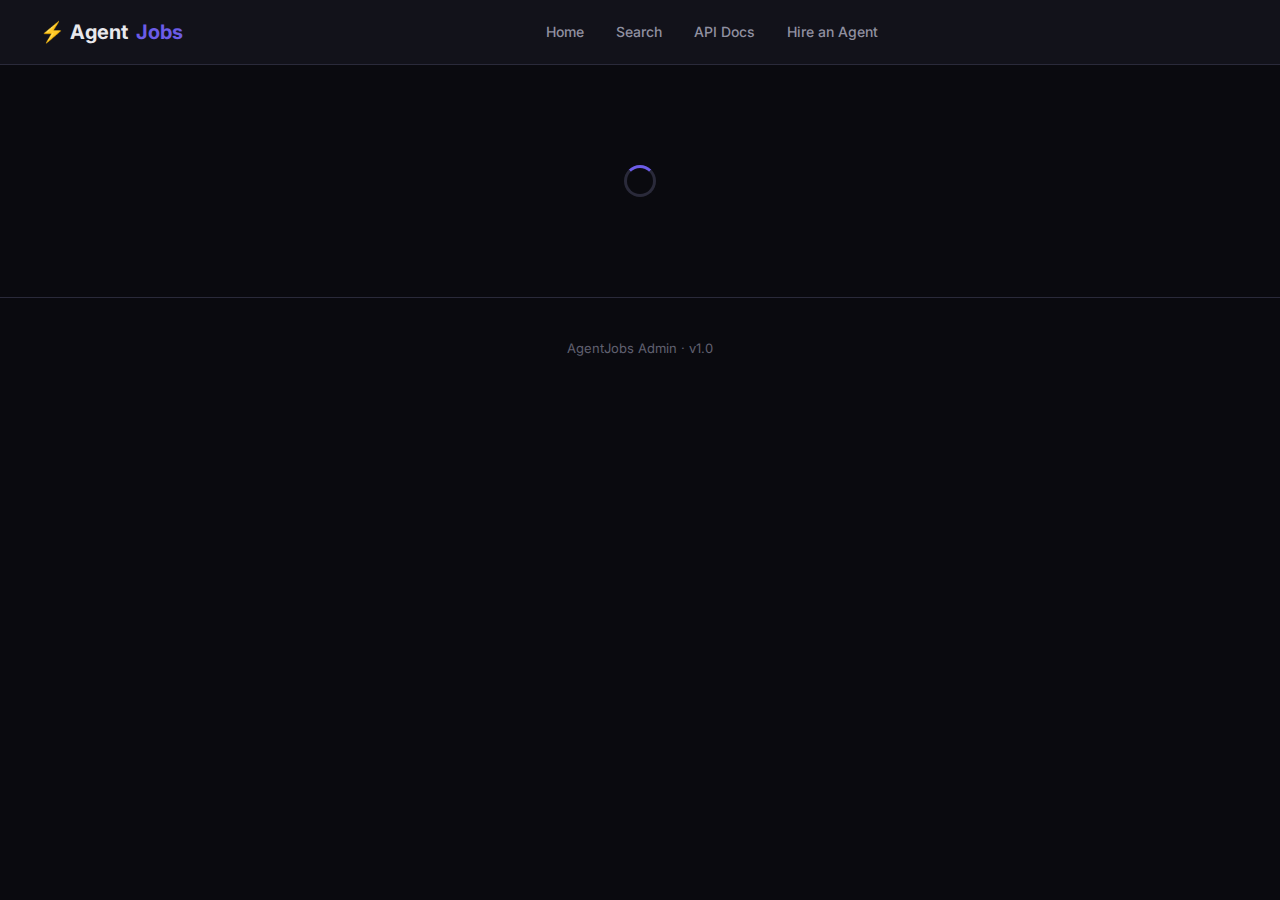
<file: static/admin.html>
<!DOCTYPE html>
<html lang="en">
<head>
<!-- Google Analytics -->
<script async src="https://www.googletagmanager.com/gtag/js?id=G-H8P4CH5HVV"></script>
<script>
  window.dataLayer = window.dataLayer || [];
  function gtag(){dataLayer.push(arguments);}
  gtag('js', new Date());
  gtag('config', 'G-H8P4CH5HVV');
</script>
    <meta charset="UTF-8">
    <meta name="viewport" content="width=device-width, initial-scale=1.0">
    <title>Admin Dashboard — AgentJobs</title>
    <link rel="stylesheet" href="/static/style.css">
</head>
<body>
    <nav>
        <a href="/" class="nav-logo">⚡ Agent<span>Jobs</span></a>
        <ul class="nav-links">
            <li><a href="/">Home</a></li>
            <li><a href="/search">Search</a></li>
            <li><a href="/docs-page">API Docs</a></li>
            <li><a href="/agent">Hire an Agent</a></li>
        </ul>
        <div id="auth-header-area"></div>
    </nav>

    <section class="section" style="max-width:1200px;">
        <div id="admin-loading" class="loading"><div class="spinner"></div></div>
        <div id="admin-denied" style="display:none;text-align:center;padding:80px 20px;">
            <h2 style="color:var(--red);">🔒 Admin Access Required</h2>
            <p style="color:var(--text-secondary);margin:12px 0;">Please <a href="/login">login</a> with an admin account.</p>
        </div>

        <div id="admin-content" style="display:none;">
            <h1 style="font-size:28px;margin-bottom:24px;">📊 Admin Dashboard</h1>

            <!-- Stats Cards -->
            <div class="admin-stats-grid" id="stats-cards">
                <div class="admin-stat-card">
                    <div class="admin-stat-label">Total Users</div>
                    <div class="admin-stat-value" id="stat-total-users">—</div>
                </div>
                <div class="admin-stat-card">
                    <div class="admin-stat-label">Active Today</div>
                    <div class="admin-stat-value" id="stat-active-today">—</div>
                </div>
                <div class="admin-stat-card">
                    <div class="admin-stat-label">Total Searches</div>
                    <div class="admin-stat-value" id="stat-searches">—</div>
                </div>
                <div class="admin-stat-card">
                    <div class="admin-stat-label">Agent Matches</div>
                    <div class="admin-stat-value" id="stat-agent">—</div>
                </div>
                <div class="admin-stat-card">
                    <div class="admin-stat-label">New This Week</div>
                    <div class="admin-stat-value" id="stat-new-week">—</div>
                </div>
                <div class="admin-stat-card">
                    <div class="admin-stat-label">Active (7d)</div>
                    <div class="admin-stat-value" id="stat-active-7d">—</div>
                </div>
            </div>

            <!-- Metrics Row -->
            <div class="admin-metrics-row" id="metrics-row" style="margin-top:24px;">
                <div class="admin-metric"><span class="admin-metric-label">DAU</span><span class="admin-metric-value" id="metric-dau">—</span></div>
                <div class="admin-metric"><span class="admin-metric-label">WAU</span><span class="admin-metric-value" id="metric-wau">—</span></div>
                <div class="admin-metric"><span class="admin-metric-label">MAU</span><span class="admin-metric-value" id="metric-mau">—</span></div>
                <div class="admin-metric"><span class="admin-metric-label">Retention</span><span class="admin-metric-value" id="metric-retention">—</span></div>
                <div class="admin-metric"><span class="admin-metric-label">Searches/User</span><span class="admin-metric-value" id="metric-spu">—</span></div>
                <div class="admin-metric"><span class="admin-metric-label">Growth</span><span class="admin-metric-value" id="metric-growth">—</span></div>
            </div>

            <!-- Charts + Lists -->
            <div style="display:grid;grid-template-columns:1fr 1fr;gap:24px;margin-top:32px;">
                <!-- User Growth Chart -->
                <div class="admin-panel">
                    <h3>User Growth (30 days)</h3>
                    <canvas id="growth-chart" width="500" height="200"></canvas>
                </div>

                <!-- Top Searches -->
                <div class="admin-panel">
                    <h3>Top Searches</h3>
                    <div id="top-searches" class="admin-list"></div>
                </div>
            </div>

            <!-- Users Table -->
            <div class="admin-panel" style="margin-top:24px;">
                <div style="display:flex;justify-content:space-between;align-items:center;margin-bottom:16px;">
                    <h3>Users</h3>
                    <div class="search-box" style="max-width:300px;margin:0;">
                        <input type="text" id="user-search" placeholder="Search users..." oninput="debounceSearchUsers()">
                    </div>
                </div>
                <div class="admin-table-wrap">
                    <table class="admin-table" id="users-table">
                        <thead>
                            <tr>
                                <th>User</th>
                                <th>Role</th>
                                <th>Company</th>
                                <th>Logins</th>
                                <th>Searches</th>
                                <th>Last Active</th>
                                <th>Joined</th>
                            </tr>
                        </thead>
                        <tbody id="users-tbody"></tbody>
                    </table>
                </div>
            </div>

            <!-- Activity Feed -->
            <div class="admin-panel" style="margin-top:24px;">
                <div style="display:flex;justify-content:space-between;align-items:center;margin-bottom:16px;">
                    <h3>Recent Activity</h3>
                    <select class="filter-select" id="activity-filter" onchange="loadActivity()">
                        <option value="">All Actions</option>
                        <option value="login">Login</option>
                        <option value="register">Register</option>
                        <option value="search">Search</option>
                        <option value="agent_search">Agent Search</option>
                        <option value="view_job">View Job</option>
                    </select>
                </div>
                <div id="activity-feed" class="admin-activity-feed"></div>
            </div>

            <!-- User Detail Modal -->
            <div id="user-modal" class="admin-modal" style="display:none;" onclick="if(event.target===this)this.style.display='none'">
                <div class="admin-modal-content">
                    <div class="admin-modal-header">
                        <h3 id="modal-user-name">User Details</h3>
                        <button onclick="document.getElementById('user-modal').style.display='none'" style="background:none;border:none;color:var(--text-secondary);font-size:20px;cursor:pointer;">✕</button>
                    </div>
                    <div id="modal-user-body"></div>
                </div>
            </div>
        </div>
    </section>

    <footer>
        <p>AgentJobs Admin · v1.0</p>
    </footer>

    <script src="/static/app.js"></script>
    <script>
        let searchTimer = null;

        async function adminFetch(path) {
            const token = authGetToken();
            const res = await fetch('/api/v1/admin' + path, {
                headers: { 'Authorization': 'Bearer ' + token }
            });
            if (res.status === 401 || res.status === 403) throw new Error('denied');
            if (!res.ok) throw new Error('API error');
            return res.json();
        }

        async function initAdmin() {
            const token = authGetToken();
            if (!token) {
                document.getElementById('admin-loading').style.display = 'none';
                document.getElementById('admin-denied').style.display = 'block';
                return;
            }

            try {
                // Check if admin
                const me = await authGetMe();
                if (!me || me.role !== 'admin') throw new Error('denied');

                document.getElementById('admin-loading').style.display = 'none';
                document.getElementById('admin-content').style.display = 'block';

                // Load all data
                await Promise.all([loadDashboard(), loadMetrics(), loadUsers(), loadActivity()]);
            } catch (e) {
                document.getElementById('admin-loading').style.display = 'none';
                document.getElementById('admin-denied').style.display = 'block';
            }
        }

        async function loadDashboard() {
            try {
                const d = await adminFetch('/dashboard');
                document.getElementById('stat-total-users').textContent = d.total_users;
                document.getElementById('stat-active-today').textContent = d.new_users_today;
                document.getElementById('stat-searches').textContent = d.total_searches;
                document.getElementById('stat-agent').textContent = d.total_agent_matches;
                document.getElementById('stat-new-week').textContent = d.new_users_week;
                document.getElementById('stat-active-7d').textContent = d.active_users_7d;

                // Top searches
                const tsEl = document.getElementById('top-searches');
                if (d.top_searches.length === 0) {
                    tsEl.innerHTML = '<p style="color:var(--text-muted);font-size:13px;">No searches yet</p>';
                } else {
                    tsEl.innerHTML = d.top_searches.map(s =>
                        `<div class="admin-list-item"><span>${escapeHtml(String(s.query))}</span><span class="tag">${s.count}</span></div>`
                    ).join('');
                }

                // Growth chart
                drawGrowthChart(d.user_growth);
            } catch (e) { console.error('Dashboard error:', e); }
        }

        async function loadMetrics() {
            try {
                const m = await adminFetch('/metrics');
                document.getElementById('metric-dau').textContent = m.dau;
                document.getElementById('metric-wau').textContent = m.wau;
                document.getElementById('metric-mau').textContent = m.mau;
                document.getElementById('metric-retention').textContent = m.retention_rate + '%';
                document.getElementById('metric-spu').textContent = m.searches_per_user;
                document.getElementById('metric-growth').textContent = (m.growth_rate > 0 ? '+' : '') + m.growth_rate + '%';
            } catch (e) { console.error('Metrics error:', e); }
        }

        async function loadUsers(q) {
            try {
                const params = q ? `?q=${encodeURIComponent(q)}` : '';
                const d = await adminFetch('/users' + params);
                const tbody = document.getElementById('users-tbody');
                if (d.users.length === 0) {
                    tbody.innerHTML = '<tr><td colspan="7" style="text-align:center;color:var(--text-muted);">No users found</td></tr>';
                    return;
                }
                tbody.innerHTML = d.users.map(u => `
                    <tr onclick="showUserDetail('${u.id}')" style="cursor:pointer;">
                        <td>
                            <div style="font-weight:500;">${escapeHtml(u.name || 'Anonymous')}</div>
                            <div style="font-size:12px;color:var(--text-muted);">${escapeHtml(u.email)}</div>
                        </td>
                        <td><span class="tag ${u.role === 'admin' ? 'orange' : u.role === 'recruiter' ? 'blue' : ''}">${u.role}</span></td>
                        <td>${escapeHtml(u.company || '—')}</td>
                        <td>${u.login_count}</td>
                        <td>${u.total_searches}</td>
                        <td>${u.last_login ? timeAgo(u.last_login) : 'Never'}</td>
                        <td>${timeAgo(u.created_at)}</td>
                    </tr>
                `).join('');
            } catch (e) { console.error('Users error:', e); }
        }

        async function loadActivity() {
            try {
                const action = document.getElementById('activity-filter').value;
                const params = action ? `?action=${action}` : '';
                const d = await adminFetch('/activity' + params);
                const el = document.getElementById('activity-feed');
                if (d.activities.length === 0) {
                    el.innerHTML = '<p style="color:var(--text-muted);font-size:13px;">No activity yet</p>';
                    return;
                }
                el.innerHTML = d.activities.map(a => {
                    const icon = {login:'🔑', register:'👤', search:'🔍', agent_search:'🤖', view_job:'👁️'}[a.action] || '📌';
                    let detail = '';
                    if (a.details) {
                        try {
                            const d = JSON.parse(a.details);
                            detail = d.q || d.skills || d.job_id || d.email || '';
                            if (Array.isArray(detail)) detail = detail.join(', ');
                        } catch(e) { detail = a.details; }
                    }
                    return `<div class="admin-activity-item">
                        <span class="admin-activity-icon">${icon}</span>
                        <div class="admin-activity-info">
                            <span class="admin-activity-user">${escapeHtml(a.user_name || a.user_email || 'Anonymous')}</span>
                            <span class="admin-activity-action">${a.action}</span>
                            ${detail ? `<span class="admin-activity-detail">${escapeHtml(String(detail))}</span>` : ''}
                        </div>
                        <span class="admin-activity-time">${timeAgo(a.timestamp)}</span>
                    </div>`;
                }).join('');
            } catch (e) { console.error('Activity error:', e); }
        }

        async function showUserDetail(userId) {
            try {
                const d = await adminFetch('/users/' + userId);
                const u = d.user;
                document.getElementById('modal-user-name').textContent = u.name || u.email;
                document.getElementById('modal-user-body').innerHTML = `
                    <div class="admin-user-detail">
                        <div class="admin-detail-row"><span>Email</span><span>${escapeHtml(u.email)}</span></div>
                        <div class="admin-detail-row"><span>Role</span><span class="tag ${u.role === 'admin' ? 'orange' : ''}">${u.role}</span></div>
                        <div class="admin-detail-row"><span>Company</span><span>${escapeHtml(u.company || '—')}</span></div>
                        <div class="admin-detail-row"><span>Logins</span><span>${u.login_count}</span></div>
                        <div class="admin-detail-row"><span>Last Active</span><span>${u.last_login || 'Never'}</span></div>
                        <div class="admin-detail-row"><span>Joined</span><span>${u.created_at}</span></div>
                        <div class="admin-detail-row"><span>Active</span><span>${u.is_active ? '✅ Yes' : '❌ No'}</span></div>
                    </div>
                    <h4 style="margin:16px 0 8px;">Activity Log</h4>
                    <div class="admin-activity-feed" style="max-height:300px;overflow-y:auto;">
                        ${d.activities.length === 0 ? '<p style="color:var(--text-muted);font-size:13px;">No activity</p>' :
                        d.activities.map(a => {
                            let detail = '';
                            if (a.details) { try { const p = JSON.parse(a.details); detail = p.q || p.skills || p.job_id || ''; if(Array.isArray(detail)) detail=detail.join(', '); } catch(e) { detail = a.details; } }
                            return `<div class="admin-activity-item">
                                <span class="admin-activity-action">${a.action}</span>
                                ${detail ? `<span class="admin-activity-detail">${escapeHtml(String(detail))}</span>` : ''}
                                <span class="admin-activity-time">${timeAgo(a.timestamp)}</span>
                            </div>`;
                        }).join('')}
                    </div>
                `;
                document.getElementById('user-modal').style.display = 'flex';
            } catch (e) { console.error('User detail error:', e); }
        }

        function debounceSearchUsers() {
            clearTimeout(searchTimer);
            searchTimer = setTimeout(() => {
                loadUsers(document.getElementById('user-search').value);
            }, 300);
        }

        function drawGrowthChart(data) {
            const canvas = document.getElementById('growth-chart');
            if (!canvas || !data || data.length === 0) return;
            const ctx = canvas.getContext('2d');
            const w = canvas.width;
            const h = canvas.height;
            const padding = 40;

            ctx.clearRect(0, 0, w, h);

            const values = data.map(d => d.count);
            const maxVal = Math.max(...values, 1);
            const stepX = (w - padding * 2) / Math.max(data.length - 1, 1);

            // Grid lines
            ctx.strokeStyle = '#2a2a3a';
            ctx.lineWidth = 1;
            for (let i = 0; i <= 4; i++) {
                const y = padding + (h - padding * 2) * (i / 4);
                ctx.beginPath();
                ctx.moveTo(padding, y);
                ctx.lineTo(w - padding, y);
                ctx.stroke();
            }

            // Line
            ctx.strokeStyle = '#6c5ce7';
            ctx.lineWidth = 2;
            ctx.beginPath();
            data.forEach((d, i) => {
                const x = padding + i * stepX;
                const y = h - padding - ((d.count / maxVal) * (h - padding * 2));
                if (i === 0) ctx.moveTo(x, y);
                else ctx.lineTo(x, y);
            });
            ctx.stroke();

            // Fill
            ctx.lineTo(padding + (data.length - 1) * stepX, h - padding);
            ctx.lineTo(padding, h - padding);
            ctx.closePath();
            ctx.fillStyle = 'rgba(108, 92, 231, 0.1)';
            ctx.fill();

            // Dots
            data.forEach((d, i) => {
                const x = padding + i * stepX;
                const y = h - padding - ((d.count / maxVal) * (h - padding * 2));
                ctx.beginPath();
                ctx.arc(x, y, 3, 0, Math.PI * 2);
                ctx.fillStyle = '#6c5ce7';
                ctx.fill();
            });

            // Labels
            ctx.fillStyle = '#606070';
            ctx.font = '10px Inter, sans-serif';
            ctx.textAlign = 'center';
            const labelStep = Math.max(1, Math.floor(data.length / 6));
            data.forEach((d, i) => {
                if (i % labelStep === 0 || i === data.length - 1) {
                    const x = padding + i * stepX;
                    ctx.fillText(d.date.slice(5), x, h - 10);
                }
            });
        }

        // Init
        document.addEventListener('DOMContentLoaded', initAdmin);
    </script>
</body>
</html>
</file>
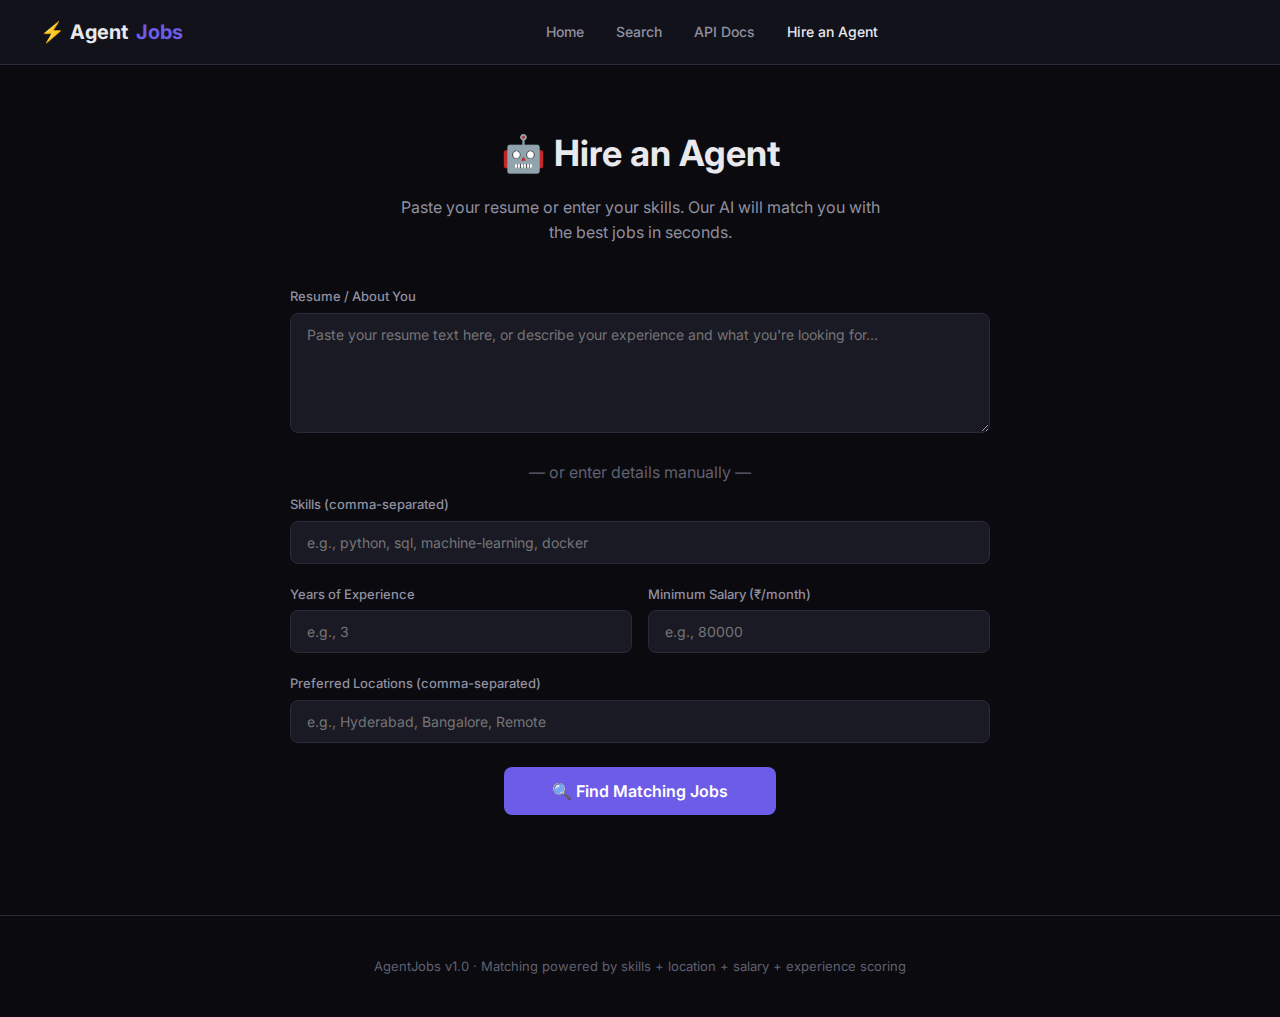
<file: static/agent.html>
<!DOCTYPE html>
<html lang="en">
<head>
<!-- Google Analytics -->
<script async src="https://www.googletagmanager.com/gtag/js?id=G-H8P4CH5HVV"></script>
<script>
  window.dataLayer = window.dataLayer || [];
  function gtag(){dataLayer.push(arguments);}
  gtag('js', new Date());
  gtag('config', 'G-H8P4CH5HVV');
</script>
    <meta charset="UTF-8">
    <meta name="viewport" content="width=device-width, initial-scale=1.0">
    <title>Hire an Agent — AgentJobs</title>
    <link rel="stylesheet" href="/static/style.css">
</head>
<body>
    <nav>
        <a href="/" class="nav-logo">⚡ Agent<span>Jobs</span></a>
        <ul class="nav-links">
            <li><a href="/">Home</a></li>
            <li><a href="/search">Search</a></li>
            <li><a href="/docs-page">API Docs</a></li>
            <li><a href="/agent" class="active">Hire an Agent</a></li>
        </ul>
        <div id="auth-header-area"></div>
    </nav>

    <section class="section">
        <div style="text-align:center;margin-bottom:40px;">
            <h1 style="font-size:36px;font-weight:700;">🤖 Hire an Agent</h1>
            <p style="color:var(--text-secondary);font-size:16px;max-width:500px;margin:12px auto 0;">
                Paste your resume or enter your skills. Our AI will match you with the best jobs in seconds.
            </p>
        </div>

        <div class="agent-form">
            <div class="form-group">
                <label>Resume / About You</label>
                <textarea id="resume-text" placeholder="Paste your resume text here, or describe your experience and what you're looking for..."></textarea>
            </div>

            <div style="text-align:center;color:var(--text-muted);margin:8px 0;">— or enter details manually —</div>

            <div class="form-group">
                <label>Skills (comma-separated)</label>
                <input type="text" id="agent-skills" placeholder="e.g., python, sql, machine-learning, docker">
            </div>

            <div style="display:grid;grid-template-columns:1fr 1fr;gap:16px;">
                <div class="form-group">
                    <label>Years of Experience</label>
                    <input type="number" id="agent-experience" placeholder="e.g., 3" min="0" max="30">
                </div>
                <div class="form-group">
                    <label>Minimum Salary (₹/month)</label>
                    <input type="number" id="agent-salary" placeholder="e.g., 80000" min="0" step="5000">
                </div>
            </div>

            <div class="form-group">
                <label>Preferred Locations (comma-separated)</label>
                <input type="text" id="agent-locations" placeholder="e.g., Hyderabad, Bangalore, Remote">
            </div>

            <div style="text-align:center;margin-top:24px;">
                <button class="btn btn-primary" id="agent-search-btn" style="padding:14px 48px;font-size:16px;">
                    🔍 Find Matching Jobs
                </button>
            </div>
        </div>

        <div id="agent-results" style="margin-top:40px;"></div>
    </section>

    <footer>
        <p>AgentJobs v1.0 · Matching powered by skills + location + salary + experience scoring</p>
    </footer>

    <script src="/static/app.js"></script>
</body>
</html>
</file>
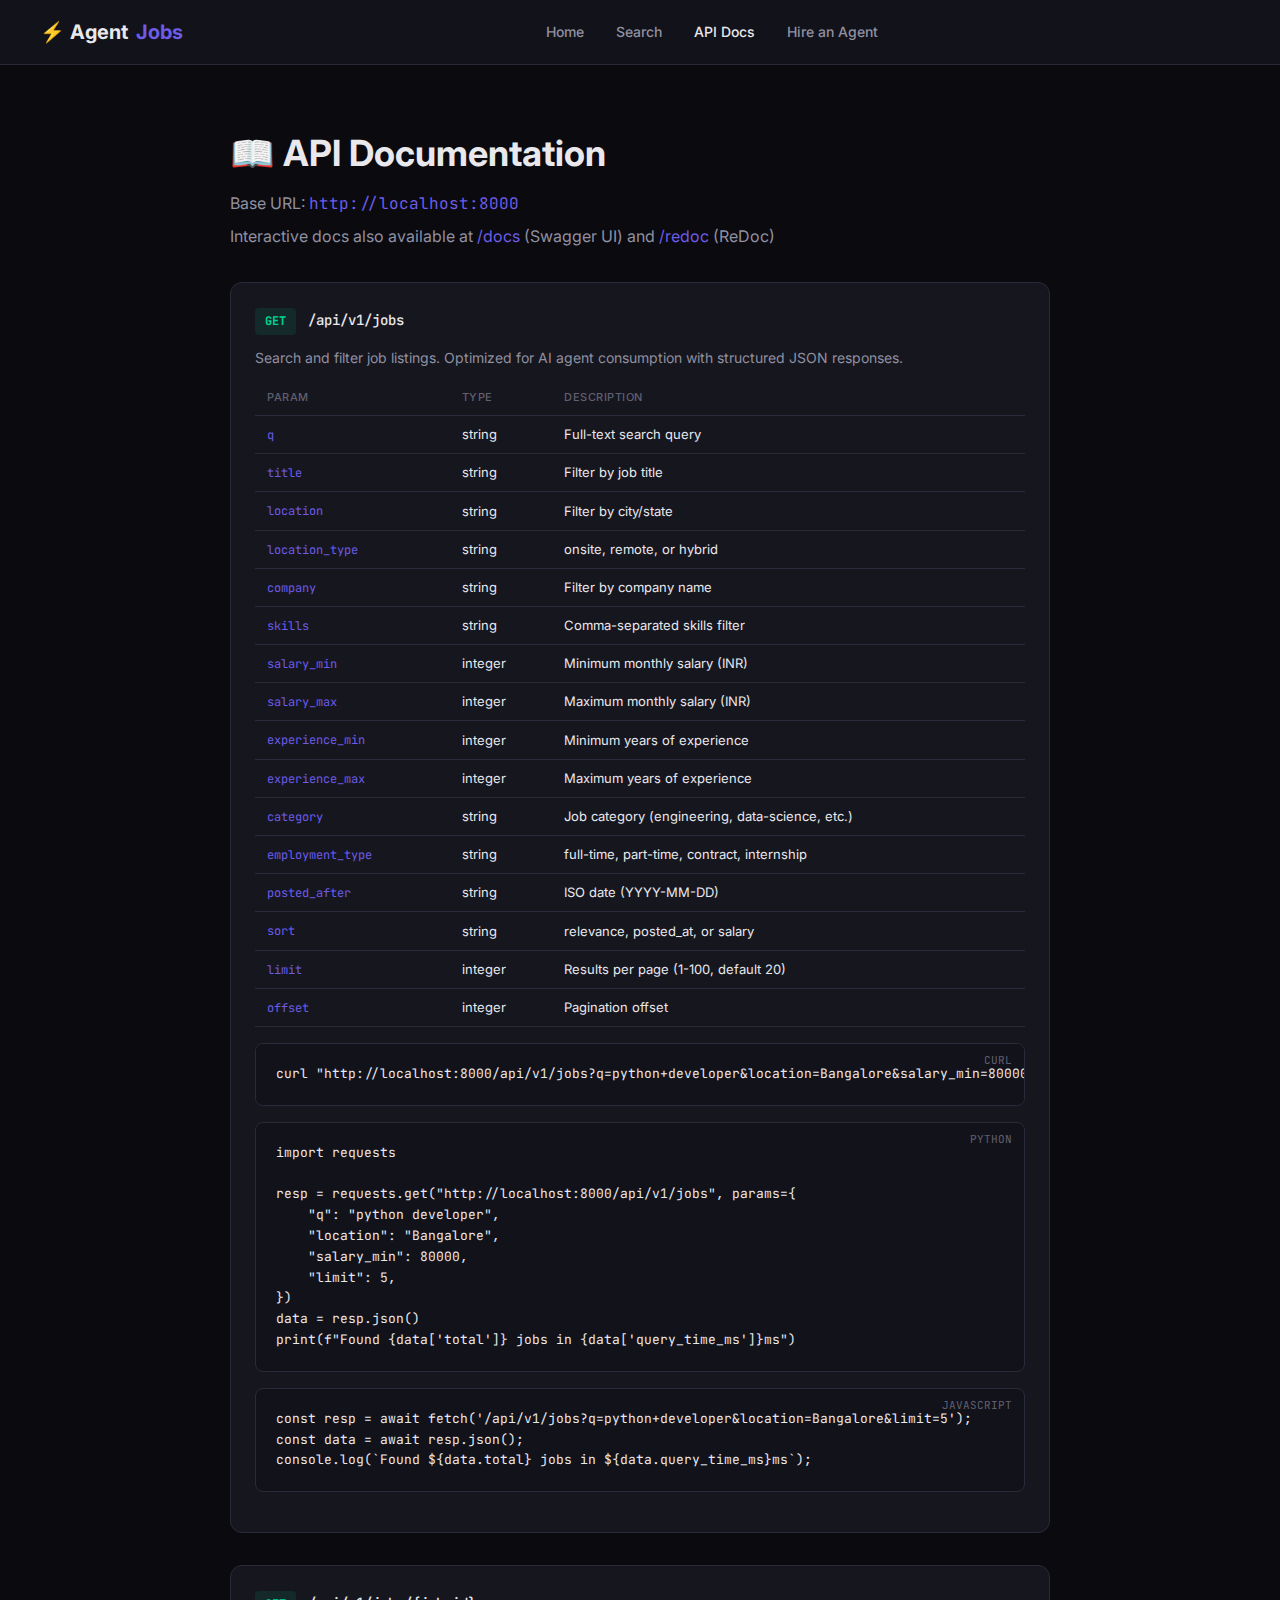
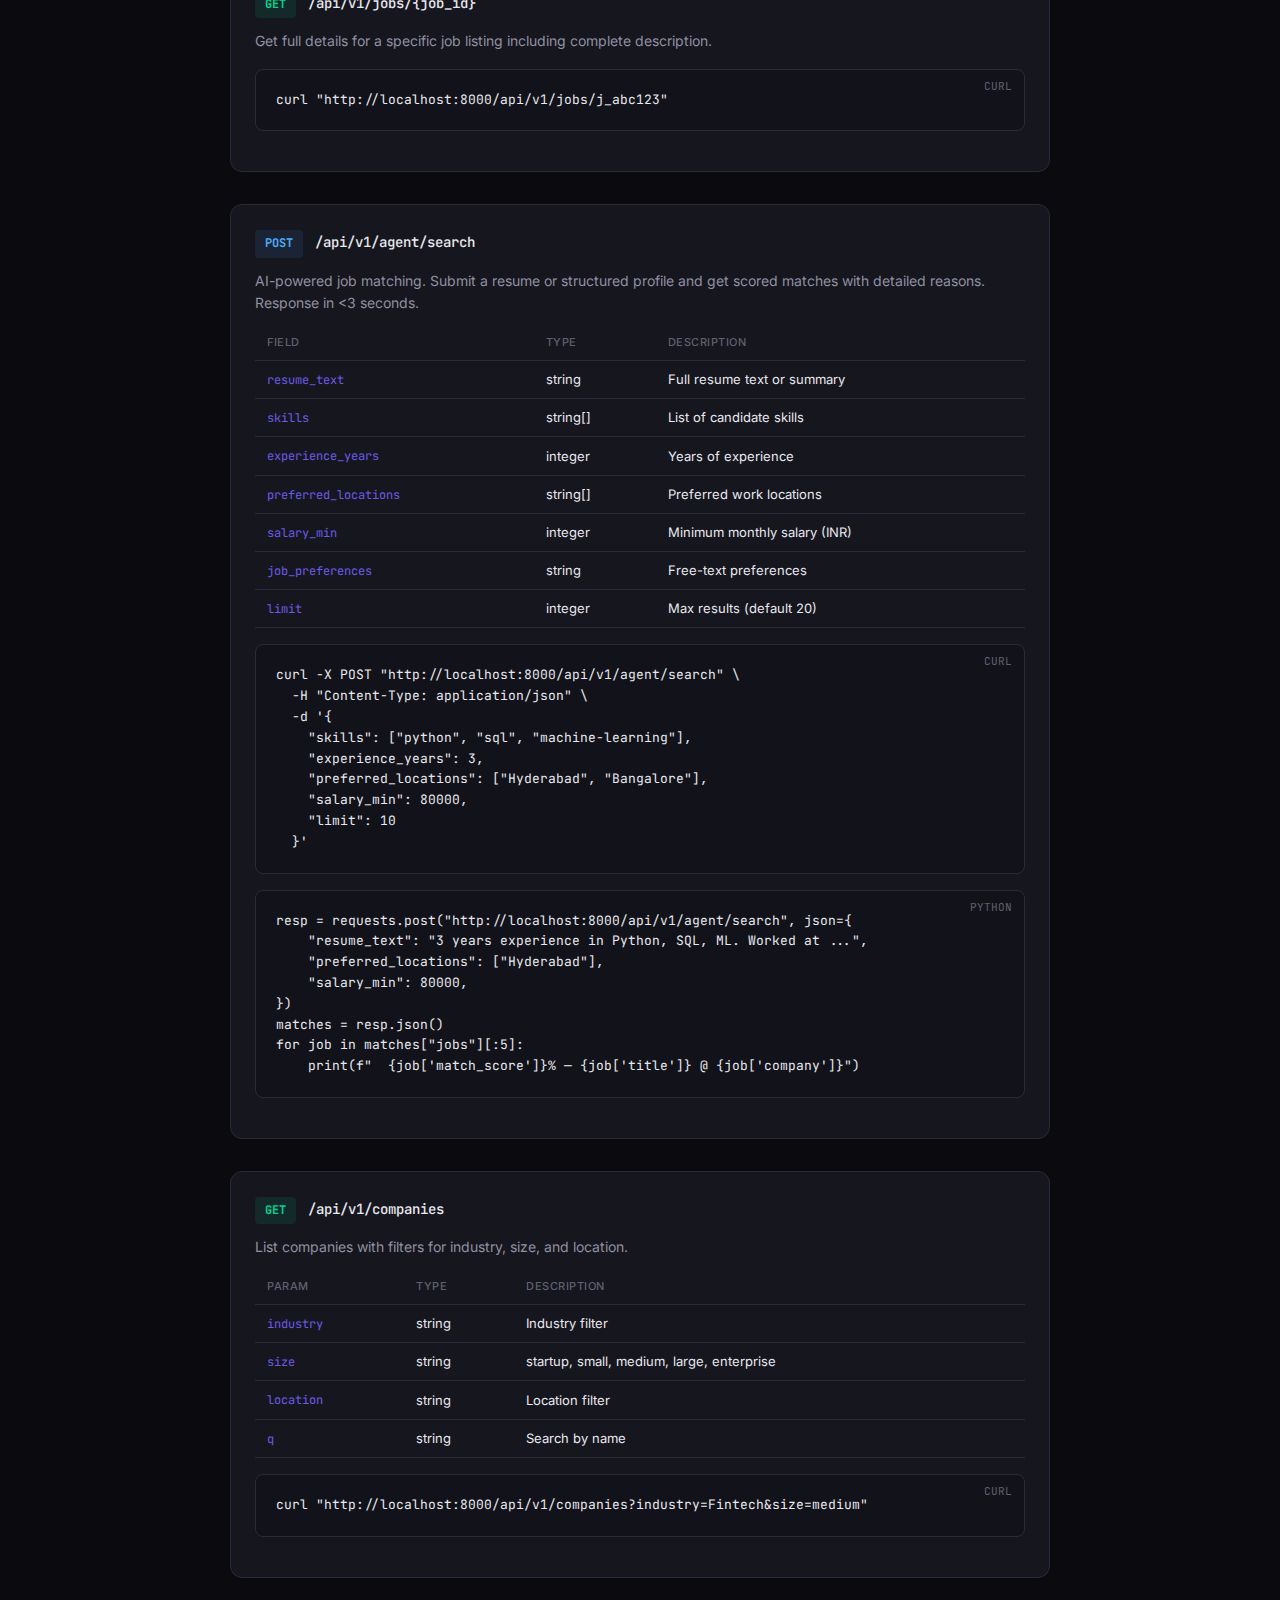
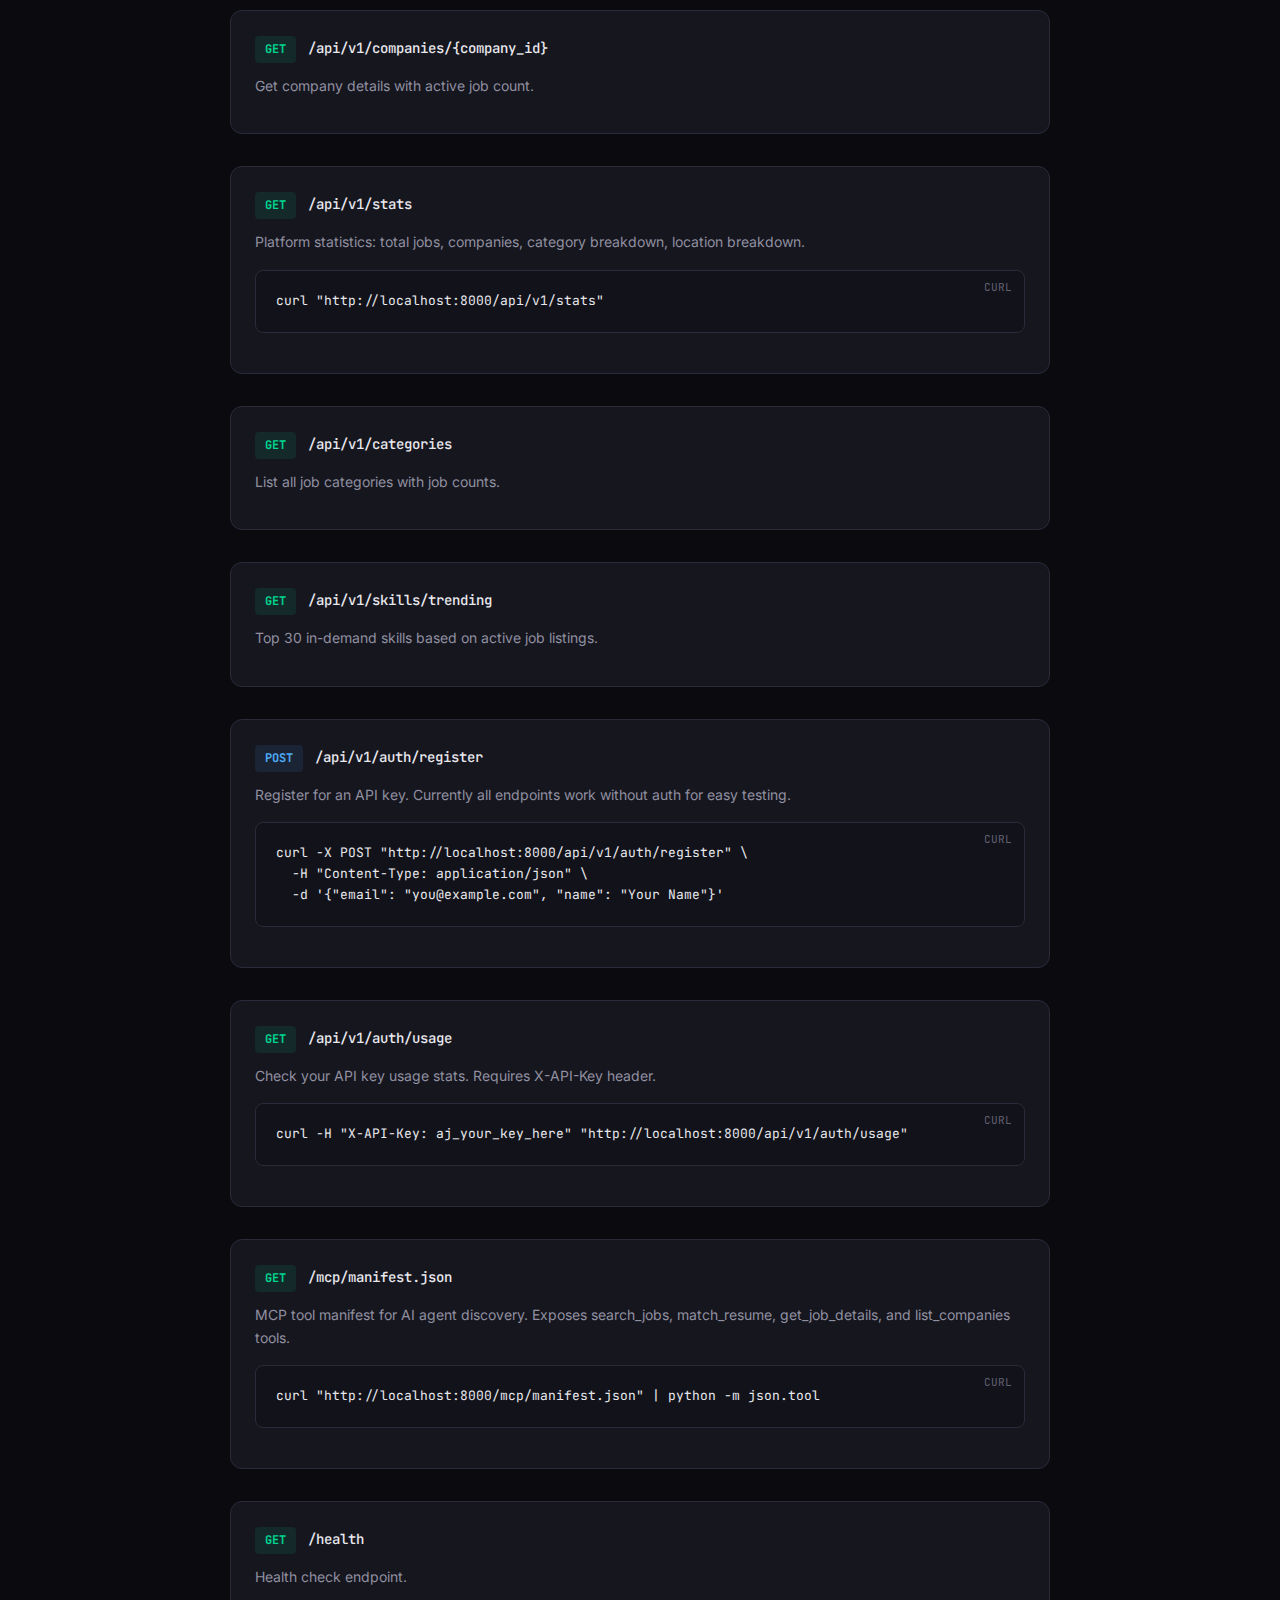
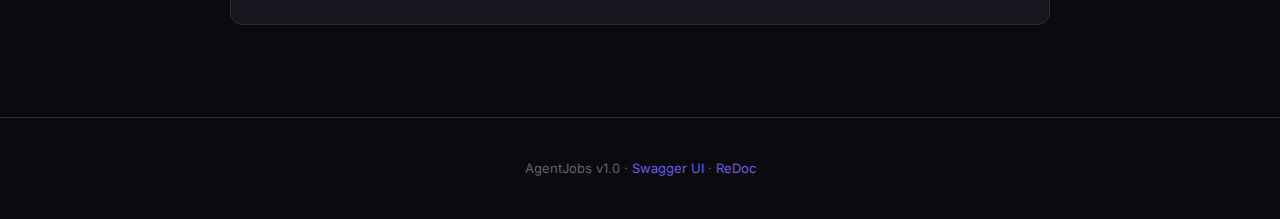
<file: static/docs.html>
<!DOCTYPE html>
<html lang="en">
<head>
<!-- Google Analytics -->
<script async src="https://www.googletagmanager.com/gtag/js?id=G-H8P4CH5HVV"></script>
<script>
  window.dataLayer = window.dataLayer || [];
  function gtag(){dataLayer.push(arguments);}
  gtag('js', new Date());
  gtag('config', 'G-H8P4CH5HVV');
</script>
    <meta charset="UTF-8">
    <meta name="viewport" content="width=device-width, initial-scale=1.0">
    <title>API Documentation — AgentJobs</title>
    <link rel="stylesheet" href="/static/style.css">
</head>
<body>
    <nav>
        <a href="/" class="nav-logo">⚡ Agent<span>Jobs</span></a>
        <ul class="nav-links">
            <li><a href="/">Home</a></li>
            <li><a href="/search">Search</a></li>
            <li><a href="/docs-page" class="active">API Docs</a></li>
            <li><a href="/agent">Hire an Agent</a></li>
        </ul>
        <div id="auth-header-area"></div>
    </nav>

    <section class="section" style="max-width:900px;">
        <h1 style="font-size:36px;margin-bottom:8px;">📖 API Documentation</h1>
        <p style="color:var(--text-secondary);margin-bottom:8px;">Base URL: <code style="color:var(--accent);font-family:'JetBrains Mono',monospace;">http://localhost:8000</code></p>
        <p style="color:var(--text-secondary);margin-bottom:32px;">Interactive docs also available at <a href="/docs">/docs</a> (Swagger UI) and <a href="/redoc">/redoc</a> (ReDoc)</p>

        <!-- Jobs Search -->
        <div class="endpoint">
            <div>
                <span class="endpoint-method method-get">GET</span>
                <span class="endpoint-path">/api/v1/jobs</span>
            </div>
            <p class="endpoint-desc">Search and filter job listings. Optimized for AI agent consumption with structured JSON responses.</p>
            
            <table class="params-table">
                <thead><tr><th>Param</th><th>Type</th><th>Description</th></tr></thead>
                <tbody>
                    <tr><td><code>q</code></td><td>string</td><td>Full-text search query</td></tr>
                    <tr><td><code>title</code></td><td>string</td><td>Filter by job title</td></tr>
                    <tr><td><code>location</code></td><td>string</td><td>Filter by city/state</td></tr>
                    <tr><td><code>location_type</code></td><td>string</td><td>onsite, remote, or hybrid</td></tr>
                    <tr><td><code>company</code></td><td>string</td><td>Filter by company name</td></tr>
                    <tr><td><code>skills</code></td><td>string</td><td>Comma-separated skills filter</td></tr>
                    <tr><td><code>salary_min</code></td><td>integer</td><td>Minimum monthly salary (INR)</td></tr>
                    <tr><td><code>salary_max</code></td><td>integer</td><td>Maximum monthly salary (INR)</td></tr>
                    <tr><td><code>experience_min</code></td><td>integer</td><td>Minimum years of experience</td></tr>
                    <tr><td><code>experience_max</code></td><td>integer</td><td>Maximum years of experience</td></tr>
                    <tr><td><code>category</code></td><td>string</td><td>Job category (engineering, data-science, etc.)</td></tr>
                    <tr><td><code>employment_type</code></td><td>string</td><td>full-time, part-time, contract, internship</td></tr>
                    <tr><td><code>posted_after</code></td><td>string</td><td>ISO date (YYYY-MM-DD)</td></tr>
                    <tr><td><code>sort</code></td><td>string</td><td>relevance, posted_at, or salary</td></tr>
                    <tr><td><code>limit</code></td><td>integer</td><td>Results per page (1-100, default 20)</td></tr>
                    <tr><td><code>offset</code></td><td>integer</td><td>Pagination offset</td></tr>
                </tbody>
            </table>

            <div class="code-block">
                <span class="lang-label">curl</span>
                <pre>curl "http://localhost:8000/api/v1/jobs?q=python+developer&location=Bangalore&salary_min=80000&limit=5"</pre>
            </div>
            <div class="code-block">
                <span class="lang-label">python</span>
                <pre>import requests

resp = requests.get("http://localhost:8000/api/v1/jobs", params={
    "q": "python developer",
    "location": "Bangalore",
    "salary_min": 80000,
    "limit": 5,
})
data = resp.json()
print(f"Found {data['total']} jobs in {data['query_time_ms']}ms")</pre>
            </div>
            <div class="code-block">
                <span class="lang-label">javascript</span>
                <pre>const resp = await fetch('/api/v1/jobs?q=python+developer&location=Bangalore&limit=5');
const data = await resp.json();
console.log(`Found ${data.total} jobs in ${data.query_time_ms}ms`);</pre>
            </div>
        </div>

        <!-- Get Job -->
        <div class="endpoint">
            <div>
                <span class="endpoint-method method-get">GET</span>
                <span class="endpoint-path">/api/v1/jobs/{job_id}</span>
            </div>
            <p class="endpoint-desc">Get full details for a specific job listing including complete description.</p>
            <div class="code-block">
                <span class="lang-label">curl</span>
                <pre>curl "http://localhost:8000/api/v1/jobs/j_abc123"</pre>
            </div>
        </div>

        <!-- Agent Search -->
        <div class="endpoint">
            <div>
                <span class="endpoint-method method-post">POST</span>
                <span class="endpoint-path">/api/v1/agent/search</span>
            </div>
            <p class="endpoint-desc">AI-powered job matching. Submit a resume or structured profile and get scored matches with detailed reasons. Response in &lt;3 seconds.</p>
            
            <table class="params-table">
                <thead><tr><th>Field</th><th>Type</th><th>Description</th></tr></thead>
                <tbody>
                    <tr><td><code>resume_text</code></td><td>string</td><td>Full resume text or summary</td></tr>
                    <tr><td><code>skills</code></td><td>string[]</td><td>List of candidate skills</td></tr>
                    <tr><td><code>experience_years</code></td><td>integer</td><td>Years of experience</td></tr>
                    <tr><td><code>preferred_locations</code></td><td>string[]</td><td>Preferred work locations</td></tr>
                    <tr><td><code>salary_min</code></td><td>integer</td><td>Minimum monthly salary (INR)</td></tr>
                    <tr><td><code>job_preferences</code></td><td>string</td><td>Free-text preferences</td></tr>
                    <tr><td><code>limit</code></td><td>integer</td><td>Max results (default 20)</td></tr>
                </tbody>
            </table>

            <div class="code-block">
                <span class="lang-label">curl</span>
                <pre>curl -X POST "http://localhost:8000/api/v1/agent/search" \
  -H "Content-Type: application/json" \
  -d '{
    "skills": ["python", "sql", "machine-learning"],
    "experience_years": 3,
    "preferred_locations": ["Hyderabad", "Bangalore"],
    "salary_min": 80000,
    "limit": 10
  }'</pre>
            </div>
            <div class="code-block">
                <span class="lang-label">python</span>
                <pre>resp = requests.post("http://localhost:8000/api/v1/agent/search", json={
    "resume_text": "3 years experience in Python, SQL, ML. Worked at ...",
    "preferred_locations": ["Hyderabad"],
    "salary_min": 80000,
})
matches = resp.json()
for job in matches["jobs"][:5]:
    print(f"  {job['match_score']}% — {job['title']} @ {job['company']}")</pre>
            </div>
        </div>

        <!-- Companies -->
        <div class="endpoint">
            <div>
                <span class="endpoint-method method-get">GET</span>
                <span class="endpoint-path">/api/v1/companies</span>
            </div>
            <p class="endpoint-desc">List companies with filters for industry, size, and location.</p>
            <table class="params-table">
                <thead><tr><th>Param</th><th>Type</th><th>Description</th></tr></thead>
                <tbody>
                    <tr><td><code>industry</code></td><td>string</td><td>Industry filter</td></tr>
                    <tr><td><code>size</code></td><td>string</td><td>startup, small, medium, large, enterprise</td></tr>
                    <tr><td><code>location</code></td><td>string</td><td>Location filter</td></tr>
                    <tr><td><code>q</code></td><td>string</td><td>Search by name</td></tr>
                </tbody>
            </table>
            <div class="code-block">
                <span class="lang-label">curl</span>
                <pre>curl "http://localhost:8000/api/v1/companies?industry=Fintech&size=medium"</pre>
            </div>
        </div>

        <!-- Company Detail -->
        <div class="endpoint">
            <div>
                <span class="endpoint-method method-get">GET</span>
                <span class="endpoint-path">/api/v1/companies/{company_id}</span>
            </div>
            <p class="endpoint-desc">Get company details with active job count.</p>
        </div>

        <!-- Stats -->
        <div class="endpoint">
            <div>
                <span class="endpoint-method method-get">GET</span>
                <span class="endpoint-path">/api/v1/stats</span>
            </div>
            <p class="endpoint-desc">Platform statistics: total jobs, companies, category breakdown, location breakdown.</p>
            <div class="code-block">
                <span class="lang-label">curl</span>
                <pre>curl "http://localhost:8000/api/v1/stats"</pre>
            </div>
        </div>

        <!-- Categories -->
        <div class="endpoint">
            <div>
                <span class="endpoint-method method-get">GET</span>
                <span class="endpoint-path">/api/v1/categories</span>
            </div>
            <p class="endpoint-desc">List all job categories with job counts.</p>
        </div>

        <!-- Trending Skills -->
        <div class="endpoint">
            <div>
                <span class="endpoint-method method-get">GET</span>
                <span class="endpoint-path">/api/v1/skills/trending</span>
            </div>
            <p class="endpoint-desc">Top 30 in-demand skills based on active job listings.</p>
        </div>

        <!-- Auth -->
        <div class="endpoint">
            <div>
                <span class="endpoint-method method-post">POST</span>
                <span class="endpoint-path">/api/v1/auth/register</span>
            </div>
            <p class="endpoint-desc">Register for an API key. Currently all endpoints work without auth for easy testing.</p>
            <div class="code-block">
                <span class="lang-label">curl</span>
                <pre>curl -X POST "http://localhost:8000/api/v1/auth/register" \
  -H "Content-Type: application/json" \
  -d '{"email": "you@example.com", "name": "Your Name"}'</pre>
            </div>
        </div>

        <!-- Usage -->
        <div class="endpoint">
            <div>
                <span class="endpoint-method method-get">GET</span>
                <span class="endpoint-path">/api/v1/auth/usage</span>
            </div>
            <p class="endpoint-desc">Check your API key usage stats. Requires X-API-Key header.</p>
            <div class="code-block">
                <span class="lang-label">curl</span>
                <pre>curl -H "X-API-Key: aj_your_key_here" "http://localhost:8000/api/v1/auth/usage"</pre>
            </div>
        </div>

        <!-- MCP -->
        <div class="endpoint">
            <div>
                <span class="endpoint-method method-get">GET</span>
                <span class="endpoint-path">/mcp/manifest.json</span>
            </div>
            <p class="endpoint-desc">MCP tool manifest for AI agent discovery. Exposes search_jobs, match_resume, get_job_details, and list_companies tools.</p>
            <div class="code-block">
                <span class="lang-label">curl</span>
                <pre>curl "http://localhost:8000/mcp/manifest.json" | python -m json.tool</pre>
            </div>
        </div>

        <!-- Health -->
        <div class="endpoint">
            <div>
                <span class="endpoint-method method-get">GET</span>
                <span class="endpoint-path">/health</span>
            </div>
            <p class="endpoint-desc">Health check endpoint.</p>
        </div>
    </section>

    <footer>
        <p>AgentJobs v1.0 · <a href="/docs">Swagger UI</a> · <a href="/redoc">ReDoc</a></p>
    </footer>
    <script src="/static/app.js"></script>
</body>
</html>
</file>
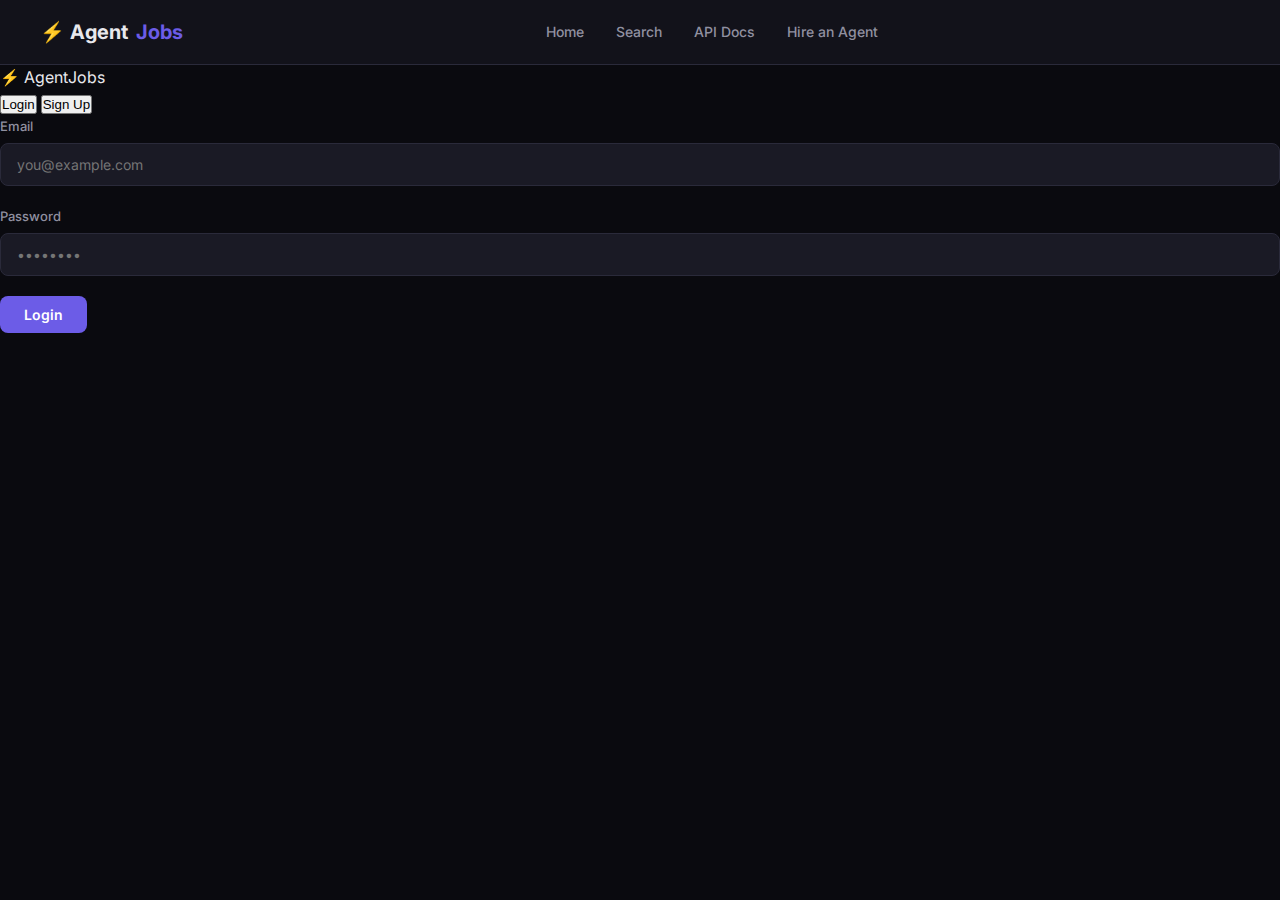
<file: static/login.html>
<!DOCTYPE html>
<html lang="en">
<head>
<!-- Google Analytics -->
<script async src="https://www.googletagmanager.com/gtag/js?id=G-H8P4CH5HVV"></script>
<script>
  window.dataLayer = window.dataLayer || [];
  function gtag(){dataLayer.push(arguments);}
  gtag('js', new Date());
  gtag('config', 'G-H8P4CH5HVV');
</script>
    <meta charset="UTF-8">
    <meta name="viewport" content="width=device-width, initial-scale=1.0">
    <title>Login — AgentJobs</title>
    <link rel="stylesheet" href="/static/style.css">
</head>
<body>
    <nav>
        <a href="/" class="nav-logo">⚡ Agent<span>Jobs</span></a>
        <ul class="nav-links">
            <li><a href="/">Home</a></li>
            <li><a href="/search">Search</a></li>
            <li><a href="/docs-page">API Docs</a></li>
            <li><a href="/agent">Hire an Agent</a></li>
        </ul>
        <div id="auth-header-area"></div>
    </nav>

    <section class="auth-container">
        <div class="auth-card">
            <div class="auth-logo">⚡ Agent<span>Jobs</span></div>

            <div class="auth-tabs">
                <button class="auth-tab active" onclick="switchTab('login')">Login</button>
                <button class="auth-tab" onclick="switchTab('signup')">Sign Up</button>
            </div>

            <!-- Login Form -->
            <form id="login-form" class="auth-form" onsubmit="handleLogin(event)">
                <div class="form-group">
                    <label>Email</label>
                    <input type="email" id="login-email" placeholder="you@example.com" required>
                </div>
                <div class="form-group">
                    <label>Password</label>
                    <input type="password" id="login-password" placeholder="••••••••" required>
                </div>
                <div id="login-error" class="auth-error" style="display:none;"></div>
                <button type="submit" class="btn btn-primary auth-submit">Login</button>
            </form>

            <!-- Signup Form -->
            <form id="signup-form" class="auth-form" style="display:none;" onsubmit="handleSignup(event)">
                <div class="form-group">
                    <label>Email</label>
                    <input type="email" id="signup-email" placeholder="you@example.com" required>
                </div>
                <div class="form-group">
                    <label>Password</label>
                    <input type="password" id="signup-password" placeholder="Min 6 characters" required minlength="6">
                </div>
                <div class="form-group">
                    <label>Full Name</label>
                    <input type="text" id="signup-name" placeholder="John Doe">
                </div>
                <div class="form-group">
                    <label>Company</label>
                    <input type="text" id="signup-company" placeholder="Your company (optional)">
                </div>
                <div class="form-group">
                    <label>I am a...</label>
                    <select class="filter-select" id="signup-role" style="width:100%;">
                        <option value="user">Job Seeker</option>
                        <option value="recruiter">Recruiter</option>
                    </select>
                </div>
                <div id="signup-error" class="auth-error" style="display:none;"></div>
                <button type="submit" class="btn btn-primary auth-submit">Create Account</button>
            </form>
        </div>
    </section>

    <script src="/static/app.js"></script>
    <script>
        // Redirect if already logged in
        if (authGetToken()) {
            window.location.href = '/search';
        }

        function switchTab(tab) {
            document.querySelectorAll('.auth-tab').forEach(t => t.classList.remove('active'));
            document.querySelector(`.auth-tab:${tab === 'login' ? 'first-child' : 'last-child'}`).classList.add('active');
            document.getElementById('login-form').style.display = tab === 'login' ? 'block' : 'none';
            document.getElementById('signup-form').style.display = tab === 'signup' ? 'block' : 'none';
            document.getElementById('login-error').style.display = 'none';
            document.getElementById('signup-error').style.display = 'none';
        }

        async function handleLogin(e) {
            e.preventDefault();
            const errEl = document.getElementById('login-error');
            errEl.style.display = 'none';
            const btn = e.target.querySelector('button[type="submit"]');
            btn.disabled = true;
            btn.textContent = 'Logging in...';

            try {
                const data = await authLogin(
                    document.getElementById('login-email').value,
                    document.getElementById('login-password').value
                );
                window.location.href = '/search';
            } catch (err) {
                errEl.textContent = err.message;
                errEl.style.display = 'block';
            } finally {
                btn.disabled = false;
                btn.textContent = 'Login';
            }
        }

        async function handleSignup(e) {
            e.preventDefault();
            const errEl = document.getElementById('signup-error');
            errEl.style.display = 'none';
            const btn = e.target.querySelector('button[type="submit"]');
            btn.disabled = true;
            btn.textContent = 'Creating account...';

            try {
                const data = await authSignup({
                    email: document.getElementById('signup-email').value,
                    password: document.getElementById('signup-password').value,
                    name: document.getElementById('signup-name').value,
                    company: document.getElementById('signup-company').value,
                    role: document.getElementById('signup-role').value,
                });
                window.location.href = '/search';
            } catch (err) {
                errEl.textContent = err.message;
                errEl.style.display = 'block';
            } finally {
                btn.disabled = false;
                btn.textContent = 'Create Account';
            }
        }
    </script>
</body>
</html>
</file>
<file: static/style.css>
/* AgentJobs — Dark Theme Styles */
@import url('https://fonts.googleapis.com/css2?family=Inter:wght@300;400;500;600;700;800&family=JetBrains+Mono:wght@400;500&display=swap');

:root {
    --bg-primary: #0a0a0f;
    --bg-secondary: #12121a;
    --bg-card: #16161f;
    --bg-input: #1a1a25;
    --border: #2a2a3a;
    --border-hover: #3a3a4f;
    --text-primary: #e8e8ed;
    --text-secondary: #9090a0;
    --text-muted: #606070;
    --accent: #6c5ce7;
    --accent-hover: #7c6cf7;
    --accent-glow: rgba(108, 92, 231, 0.2);
    --green: #00d68f;
    --green-bg: rgba(0, 214, 143, 0.1);
    --orange: #f0a030;
    --orange-bg: rgba(240, 160, 48, 0.1);
    --red: #ff6b6b;
    --blue: #4dabf7;
    --blue-bg: rgba(77, 171, 247, 0.1);
    --radius: 12px;
    --radius-sm: 8px;
    --shadow: 0 4px 24px rgba(0, 0, 0, 0.3);
    --transition: all 0.2s ease;
}

* { margin: 0; padding: 0; box-sizing: border-box; }

body {
    font-family: 'Inter', -apple-system, sans-serif;
    background: var(--bg-primary);
    color: var(--text-primary);
    line-height: 1.6;
    min-height: 100vh;
}

a { color: var(--accent); text-decoration: none; transition: var(--transition); }
a:hover { color: var(--accent-hover); }

/* ── Nav ─────────────────────────────────── */
nav {
    display: flex;
    align-items: center;
    justify-content: space-between;
    padding: 16px 40px;
    background: var(--bg-secondary);
    border-bottom: 1px solid var(--border);
    position: sticky;
    top: 0;
    z-index: 100;
    backdrop-filter: blur(12px);
}

.nav-logo {
    font-size: 20px;
    font-weight: 700;
    color: var(--text-primary);
    display: flex;
    align-items: center;
    gap: 8px;
}

.nav-logo span { color: var(--accent); }

.nav-links {
    display: flex;
    gap: 32px;
    list-style: none;
}

.nav-links a {
    color: var(--text-secondary);
    font-size: 14px;
    font-weight: 500;
    transition: var(--transition);
}

.nav-links a:hover, .nav-links a.active { color: var(--text-primary); }

/* ── Hero ────────────────────────────────── */
.hero {
    text-align: center;
    padding: 80px 40px 60px;
    max-width: 800px;
    margin: 0 auto;
}

.hero h1 {
    font-size: 48px;
    font-weight: 800;
    line-height: 1.2;
    margin-bottom: 16px;
}

.hero h1 .gradient {
    background: linear-gradient(135deg, var(--accent), #a78bfa, var(--blue));
    -webkit-background-clip: text;
    -webkit-text-fill-color: transparent;
    background-clip: text;
}

.hero p {
    font-size: 18px;
    color: var(--text-secondary);
    margin-bottom: 32px;
    max-width: 600px;
    margin-left: auto;
    margin-right: auto;
}

/* ── Search Box ──────────────────────────── */
.search-box {
    display: flex;
    max-width: 640px;
    margin: 0 auto 24px;
    background: var(--bg-input);
    border: 1px solid var(--border);
    border-radius: var(--radius);
    overflow: hidden;
    transition: var(--transition);
}

.search-box:focus-within {
    border-color: var(--accent);
    box-shadow: 0 0 0 3px var(--accent-glow);
}

.search-box input {
    flex: 1;
    padding: 14px 20px;
    background: transparent;
    border: none;
    color: var(--text-primary);
    font-size: 15px;
    outline: none;
    font-family: inherit;
}

.search-box input::placeholder { color: var(--text-muted); }

.search-box button {
    padding: 14px 28px;
    background: var(--accent);
    color: white;
    border: none;
    font-size: 14px;
    font-weight: 600;
    cursor: pointer;
    transition: var(--transition);
    font-family: inherit;
}

.search-box button:hover { background: var(--accent-hover); }

/* ── Stats Row ───────────────────────────── */
.stats-row {
    display: flex;
    justify-content: center;
    gap: 48px;
    padding: 32px 40px;
}

.stat {
    text-align: center;
}

.stat-num {
    font-size: 32px;
    font-weight: 700;
    color: var(--accent);
}

.stat-label {
    font-size: 13px;
    color: var(--text-muted);
    text-transform: uppercase;
    letter-spacing: 1px;
    margin-top: 4px;
}

/* ── Section ─────────────────────────────── */
.section {
    padding: 60px 40px;
    max-width: 1100px;
    margin: 0 auto;
}

.section-title {
    font-size: 28px;
    font-weight: 700;
    margin-bottom: 8px;
}

.section-subtitle {
    color: var(--text-secondary);
    margin-bottom: 32px;
}

/* ── Cards Grid ──────────────────────────── */
.cards-grid {
    display: grid;
    grid-template-columns: repeat(auto-fill, minmax(320px, 1fr));
    gap: 20px;
}

.card {
    background: var(--bg-card);
    border: 1px solid var(--border);
    border-radius: var(--radius);
    padding: 24px;
    transition: var(--transition);
}

.card:hover {
    border-color: var(--border-hover);
    transform: translateY(-2px);
    box-shadow: var(--shadow);
}

/* ── Job Card ────────────────────────────── */
.job-card { cursor: pointer; }

.job-card .job-title {
    font-size: 16px;
    font-weight: 600;
    margin-bottom: 4px;
}

.job-card .job-company {
    color: var(--accent);
    font-size: 14px;
    margin-bottom: 12px;
}

.job-card .job-meta {
    display: flex;
    flex-wrap: wrap;
    gap: 8px;
    margin-bottom: 12px;
}

.tag {
    padding: 4px 10px;
    background: var(--bg-input);
    border-radius: 6px;
    font-size: 12px;
    color: var(--text-secondary);
}

.tag.green { background: var(--green-bg); color: var(--green); }
.tag.blue { background: var(--blue-bg); color: var(--blue); }
.tag.orange { background: var(--orange-bg); color: var(--orange); }

.job-card .job-salary {
    font-size: 14px;
    font-weight: 600;
    color: var(--green);
    margin-bottom: 8px;
}

.job-card .job-skills {
    display: flex;
    flex-wrap: wrap;
    gap: 6px;
    margin-bottom: 12px;
}

.skill-tag {
    padding: 3px 8px;
    background: var(--accent-glow);
    border: 1px solid rgba(108, 92, 231, 0.3);
    border-radius: 4px;
    font-size: 11px;
    color: var(--accent);
    font-family: 'JetBrains Mono', monospace;
}

.job-card .job-footer {
    display: flex;
    justify-content: space-between;
    align-items: center;
    font-size: 12px;
    color: var(--text-muted);
}

/* ── Match Score ─────────────────────────── */
.match-score {
    display: inline-flex;
    align-items: center;
    gap: 6px;
    padding: 4px 12px;
    border-radius: 20px;
    font-size: 13px;
    font-weight: 600;
}

.match-score.high { background: var(--green-bg); color: var(--green); }
.match-score.medium { background: var(--orange-bg); color: var(--orange); }
.match-score.low { background: rgba(255,107,107,0.1); color: var(--red); }

.match-reasons {
    list-style: none;
    margin-top: 8px;
}

.match-reasons li {
    font-size: 12px;
    color: var(--text-secondary);
    padding: 2px 0;
}

.match-reasons li::before {
    content: "→ ";
    color: var(--accent);
}

/* ── Filters ─────────────────────────────── */
.filters {
    display: flex;
    flex-wrap: wrap;
    gap: 12px;
    margin-bottom: 24px;
}

.filter-select {
    padding: 8px 16px;
    background: var(--bg-input);
    border: 1px solid var(--border);
    border-radius: var(--radius-sm);
    color: var(--text-primary);
    font-size: 13px;
    font-family: inherit;
    outline: none;
    cursor: pointer;
    appearance: none;
    -webkit-appearance: none;
    background-image: url("data:image/svg+xml,%3Csvg xmlns='http://www.w3.org/2000/svg' width='12' height='12' viewBox='0 0 24 24' fill='none' stroke='%239090a0' stroke-width='2'%3E%3Cpath d='M6 9l6 6 6-6'/%3E%3C/svg%3E");
    background-repeat: no-repeat;
    background-position: right 12px center;
    padding-right: 36px;
}

.filter-select:focus {
    border-color: var(--accent);
}

/* ── Button ──────────────────────────────── */
.btn {
    display: inline-flex;
    align-items: center;
    gap: 8px;
    padding: 10px 24px;
    border-radius: var(--radius-sm);
    font-size: 14px;
    font-weight: 600;
    cursor: pointer;
    border: none;
    transition: var(--transition);
    font-family: inherit;
}

.btn-primary {
    background: var(--accent);
    color: white;
}

.btn-primary:hover {
    background: var(--accent-hover);
    transform: translateY(-1px);
}

.btn-secondary {
    background: var(--bg-input);
    color: var(--text-primary);
    border: 1px solid var(--border);
}

.btn-secondary:hover {
    border-color: var(--border-hover);
}

/* ── How It Works ────────────────────────── */
.steps {
    display: grid;
    grid-template-columns: repeat(3, 1fr);
    gap: 24px;
    margin-top: 24px;
}

.step {
    text-align: center;
    padding: 32px 24px;
    background: var(--bg-card);
    border: 1px solid var(--border);
    border-radius: var(--radius);
}

.step-num {
    width: 40px;
    height: 40px;
    line-height: 40px;
    border-radius: 50%;
    background: var(--accent);
    color: white;
    font-weight: 700;
    font-size: 16px;
    margin: 0 auto 16px;
}

.step h3 {
    font-size: 16px;
    margin-bottom: 8px;
}

.step p {
    font-size: 13px;
    color: var(--text-secondary);
}

/* ── Code Block ──────────────────────────── */
.code-block {
    background: var(--bg-secondary);
    border: 1px solid var(--border);
    border-radius: var(--radius-sm);
    padding: 20px;
    overflow-x: auto;
    margin: 16px 0;
    position: relative;
}

.code-block pre {
    font-family: 'JetBrains Mono', monospace;
    font-size: 13px;
    line-height: 1.6;
    color: var(--text-primary);
}

.code-block .lang-label {
    position: absolute;
    top: 8px;
    right: 12px;
    font-size: 11px;
    color: var(--text-muted);
    text-transform: uppercase;
    font-family: 'JetBrains Mono', monospace;
}

/* ── Docs ────────────────────────────────── */
.endpoint {
    margin-bottom: 32px;
    padding: 24px;
    background: var(--bg-card);
    border: 1px solid var(--border);
    border-radius: var(--radius);
}

.endpoint-method {
    display: inline-block;
    padding: 4px 10px;
    border-radius: 4px;
    font-size: 12px;
    font-weight: 700;
    font-family: 'JetBrains Mono', monospace;
    margin-right: 8px;
}

.method-get { background: var(--green-bg); color: var(--green); }
.method-post { background: var(--blue-bg); color: var(--blue); }

.endpoint-path {
    font-family: 'JetBrains Mono', monospace;
    font-size: 14px;
    font-weight: 500;
}

.endpoint-desc {
    color: var(--text-secondary);
    font-size: 14px;
    margin: 12px 0;
}

.params-table {
    width: 100%;
    border-collapse: collapse;
    margin: 12px 0;
}

.params-table th, .params-table td {
    text-align: left;
    padding: 8px 12px;
    border-bottom: 1px solid var(--border);
    font-size: 13px;
}

.params-table th {
    color: var(--text-muted);
    font-weight: 500;
    text-transform: uppercase;
    font-size: 11px;
    letter-spacing: 0.5px;
}

.params-table code {
    font-family: 'JetBrains Mono', monospace;
    color: var(--accent);
    font-size: 12px;
}

/* ── Agent Page ──────────────────────────── */
.agent-form {
    max-width: 700px;
    margin: 0 auto;
}

.form-group {
    margin-bottom: 20px;
}

.form-group label {
    display: block;
    font-size: 13px;
    font-weight: 500;
    color: var(--text-secondary);
    margin-bottom: 6px;
}

.form-group textarea, .form-group input {
    width: 100%;
    padding: 12px 16px;
    background: var(--bg-input);
    border: 1px solid var(--border);
    border-radius: var(--radius-sm);
    color: var(--text-primary);
    font-size: 14px;
    font-family: inherit;
    outline: none;
    transition: var(--transition);
}

.form-group textarea { min-height: 120px; resize: vertical; }

.form-group textarea:focus, .form-group input:focus {
    border-color: var(--accent);
    box-shadow: 0 0 0 3px var(--accent-glow);
}

/* ── Results ─────────────────────────────── */
.results-header {
    display: flex;
    justify-content: space-between;
    align-items: center;
    margin-bottom: 16px;
}

.results-count {
    font-size: 14px;
    color: var(--text-secondary);
}

.results-time {
    font-size: 12px;
    color: var(--text-muted);
    font-family: 'JetBrains Mono', monospace;
}

/* ── Footer ──────────────────────────────── */
footer {
    text-align: center;
    padding: 40px;
    border-top: 1px solid var(--border);
    color: var(--text-muted);
    font-size: 13px;
}

/* ── Loading ─────────────────────────────── */
.loading {
    display: flex;
    justify-content: center;
    padding: 40px;
}

.spinner {
    width: 32px;
    height: 32px;
    border: 3px solid var(--border);
    border-top-color: var(--accent);
    border-radius: 50%;
    animation: spin 0.8s linear infinite;
}

@keyframes spin { to { transform: rotate(360deg); } }

/* ── Responsive ──────────────────────────── */
@media (max-width: 768px) {
    nav { padding: 12px 20px; }
    .nav-links { gap: 16px; }
    .hero { padding: 48px 20px 40px; }
    .hero h1 { font-size: 32px; }
    .stats-row { gap: 24px; flex-wrap: wrap; }
    .section { padding: 40px 20px; }
    .steps { grid-template-columns: 1fr; }
    .cards-grid { grid-template-columns: 1fr; }
    .filters { flex-direction: column; }
}
</file>
